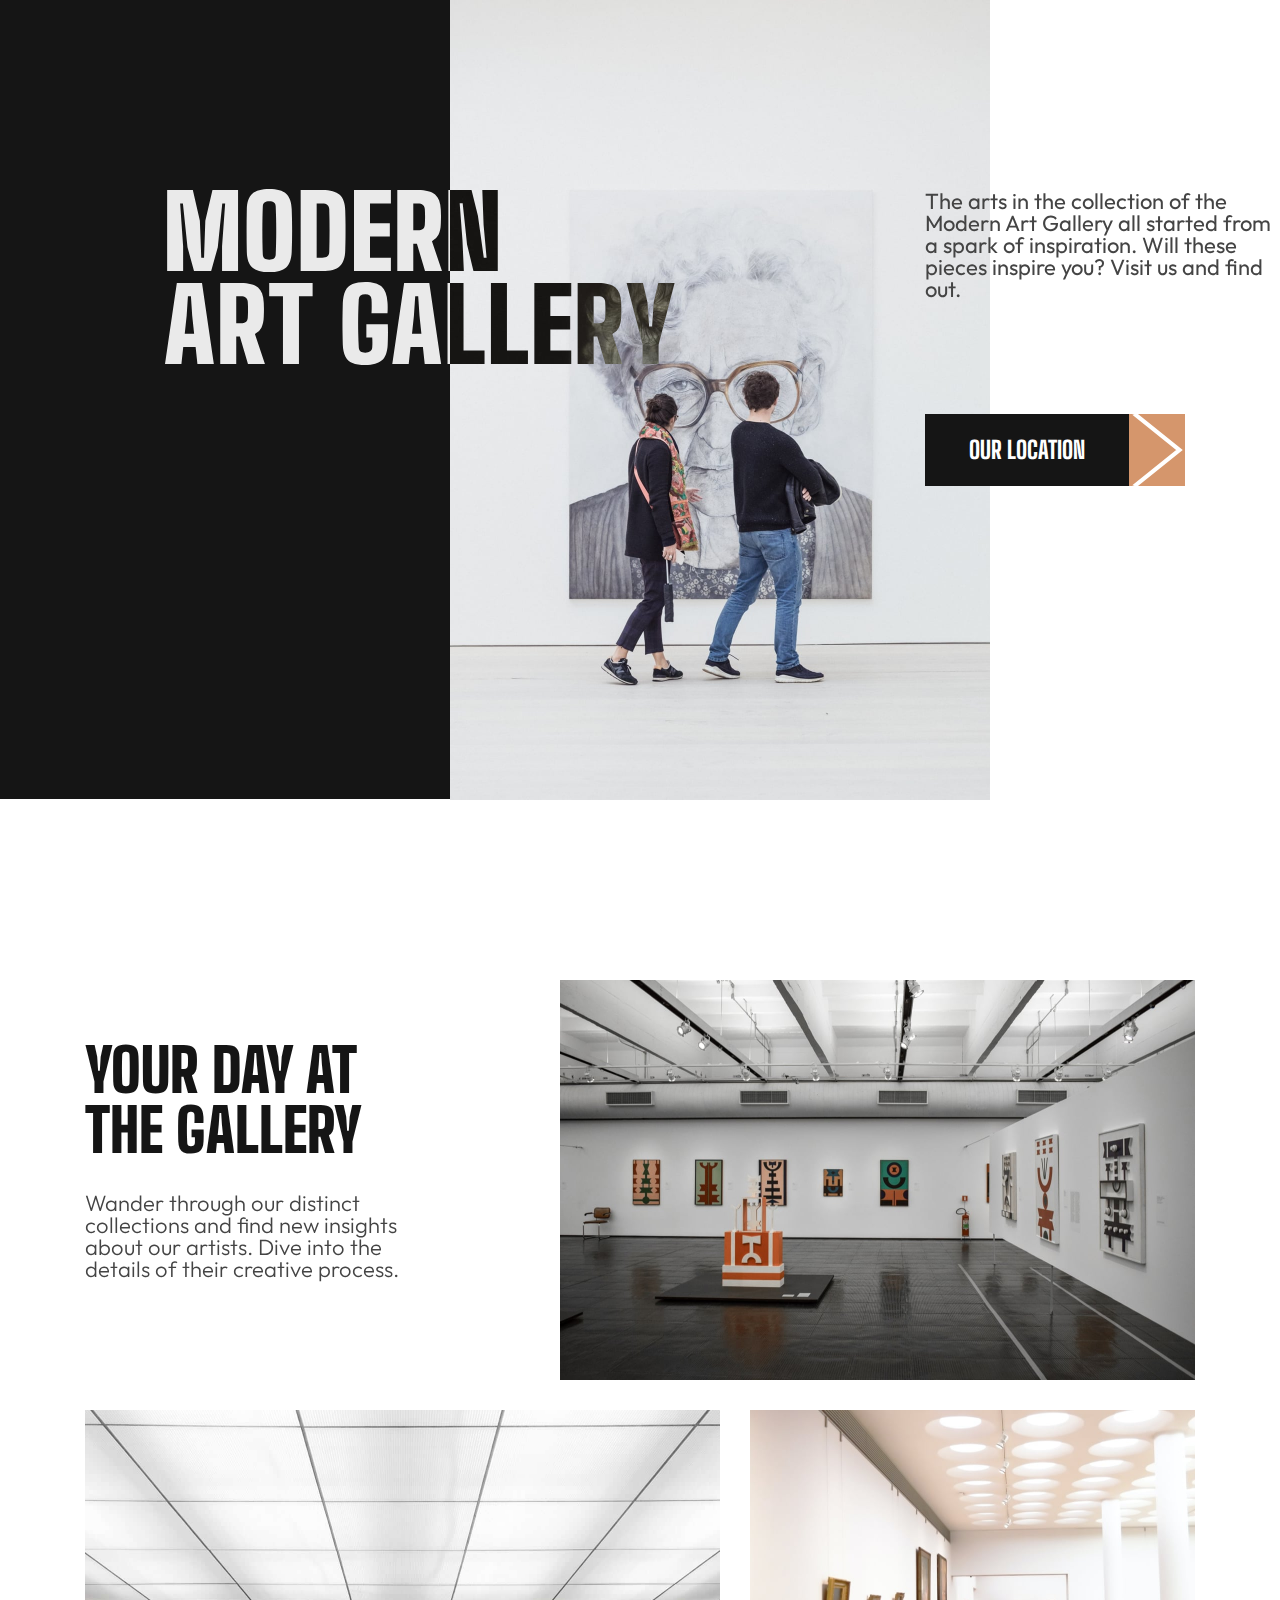
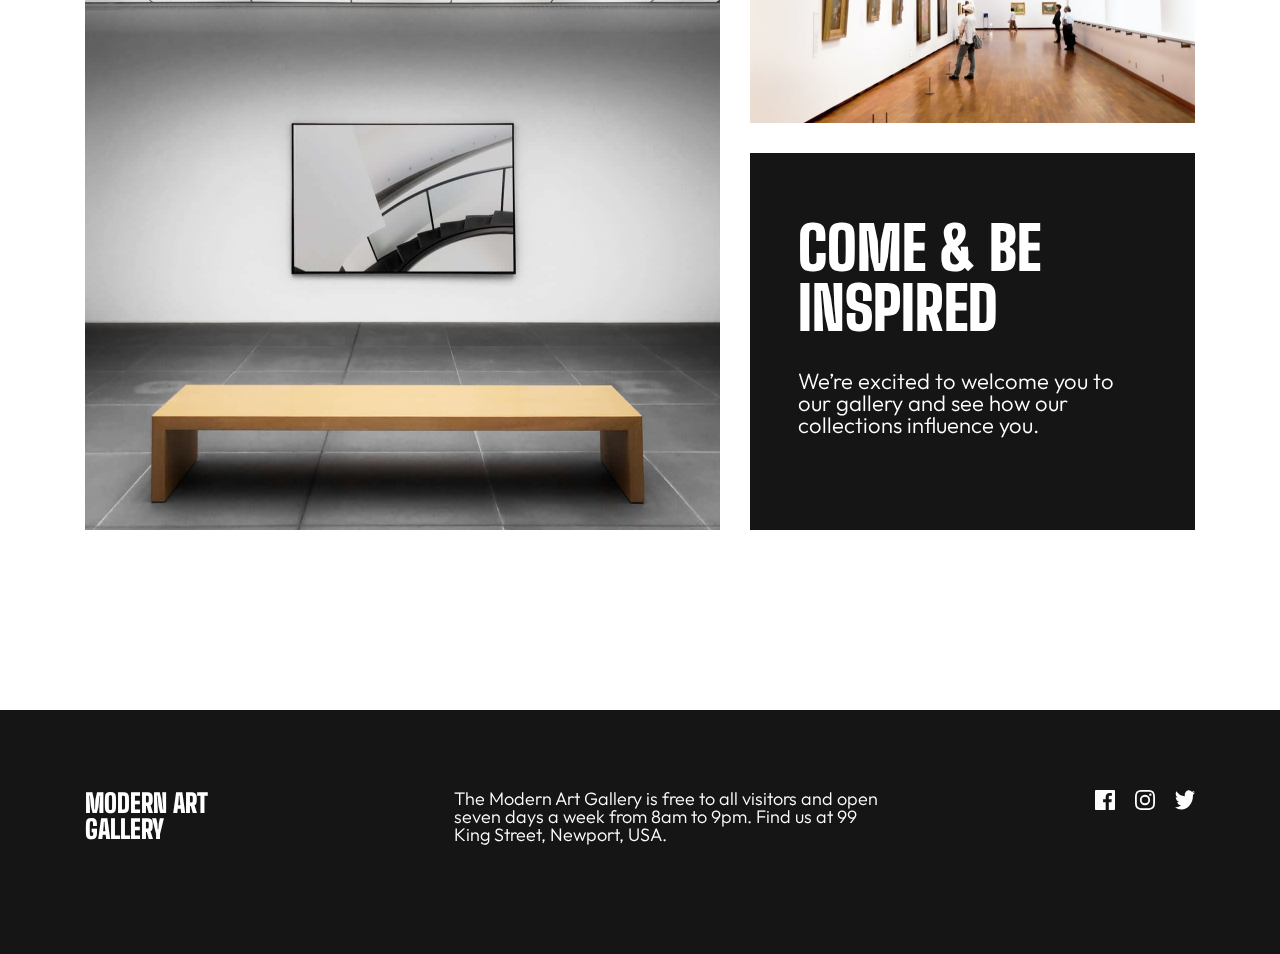
<file: index.html>
<!DOCTYPE html>
<html lang="en">
<head>
  <meta charset="UTF-8">
  <meta name="viewport" content="width=device-width, initial-scale=1.0">

  <link rel="icon" type="image/png" sizes="32x32" href="assets/favicon-32x32.png">
  <link rel="preconnect" href="https://fonts.googleapis.com">
<link rel="preconnect" href="https://fonts.gstatic.com" crossorigin>
<link href="https://fonts.googleapis.com/css2?family=Big+Shoulders+Display:wght@900&family=Outfit:wght@300;800&display=swap" rel="stylesheet">
  
  <link rel="stylesheet" href="css/reset.css">
  <link rel="stylesheet" href="css/style.css">
  <link rel="stylesheet" href="css/media.css">
  
  <title>Art gallery website</title>
</head>
<body>
  <header class="header-section">
   <div class="high-block">
   <div class="block1"></div>
   <img src="assets/desktop/image4.jpg" alt="photo1" class="photo1">
   <img src="assets/mobile/image4.jpg" alt="photoo" class="photo-mobile">
  </div>
   <p class = "header-section-text">The arts in the collection of the Modern Art Gallery all started from a spark of inspiration. Will these pieces inspire you? Visit us and find out.</p>
   <div class="link-full-block">
   <div class="link-block"><a href="location.html"><p class="location-text">OUR LOCATION</p></a></div>
   <img src="assets/icon-arrow-right.svg" alt="arrowright" class="arrow-right">
  </div>
  <img src = "assets/logo-light.svg" alt="logo" class="logo">
  <img src = "assets/logo-dark.svg" alt="logo"  class="logo-dark">
  </header>

  <section class="first-section">
    <img src="assets/mobile/image1.jpg" alt="photo" class="photo2-mobile">
    <div class="first-section-info">
      <h2 class="first-section-header">YOUR DAY AT THE GALLERY</h2>
      <p  class="first-section-text">Wander through our distinct collections and find new insights about our artists. Dive into the details of their creative process.</p>
    </div>
    <img src="assets/desktop/image1.jpg" alt="photo" class="photo2">
  </section>

  <section class="second-section">
    <img src="assets/desktop/image2.jpg" alt="photo3" class="photo3">
    <div class="second-section-box">
      <img src="assets/desktop/image3.jpg" alt="photo" class="photo4">
      <div class="second-section-block">
        <div class="black-block-text">
          <h2 class="black-block-header">COME & BE INSPIRED</h2>
          <p class="black-block-paragraph">We’re excited to welcome you to our gallery and see how our collections influence you.</p>
        </div>
      </div>
    </div>

  </section>

  <footer class="footer">
    <div class="footer-box">
    <p class="footer-left-text">MODERN ART GALLERY</p>
    <p class="footer-paragraph">The Modern Art Gallery is free to all visitors and open seven days a week from 8am to 9pm. Find us at 99 King Street, Newport, USA.</p>
    <div class="socmedia">
      <img src = "assets/icon-facebook.svg" alt="fb" class="fb">
      <img src="assets/icon-instagram.svg"  alt="insta" class="insta">
      <img src="assets/icon-twitter.svg"    alt="twit"  class="twit">
    </div>
  </div>
  </footer>


</body>
</html>
</file>
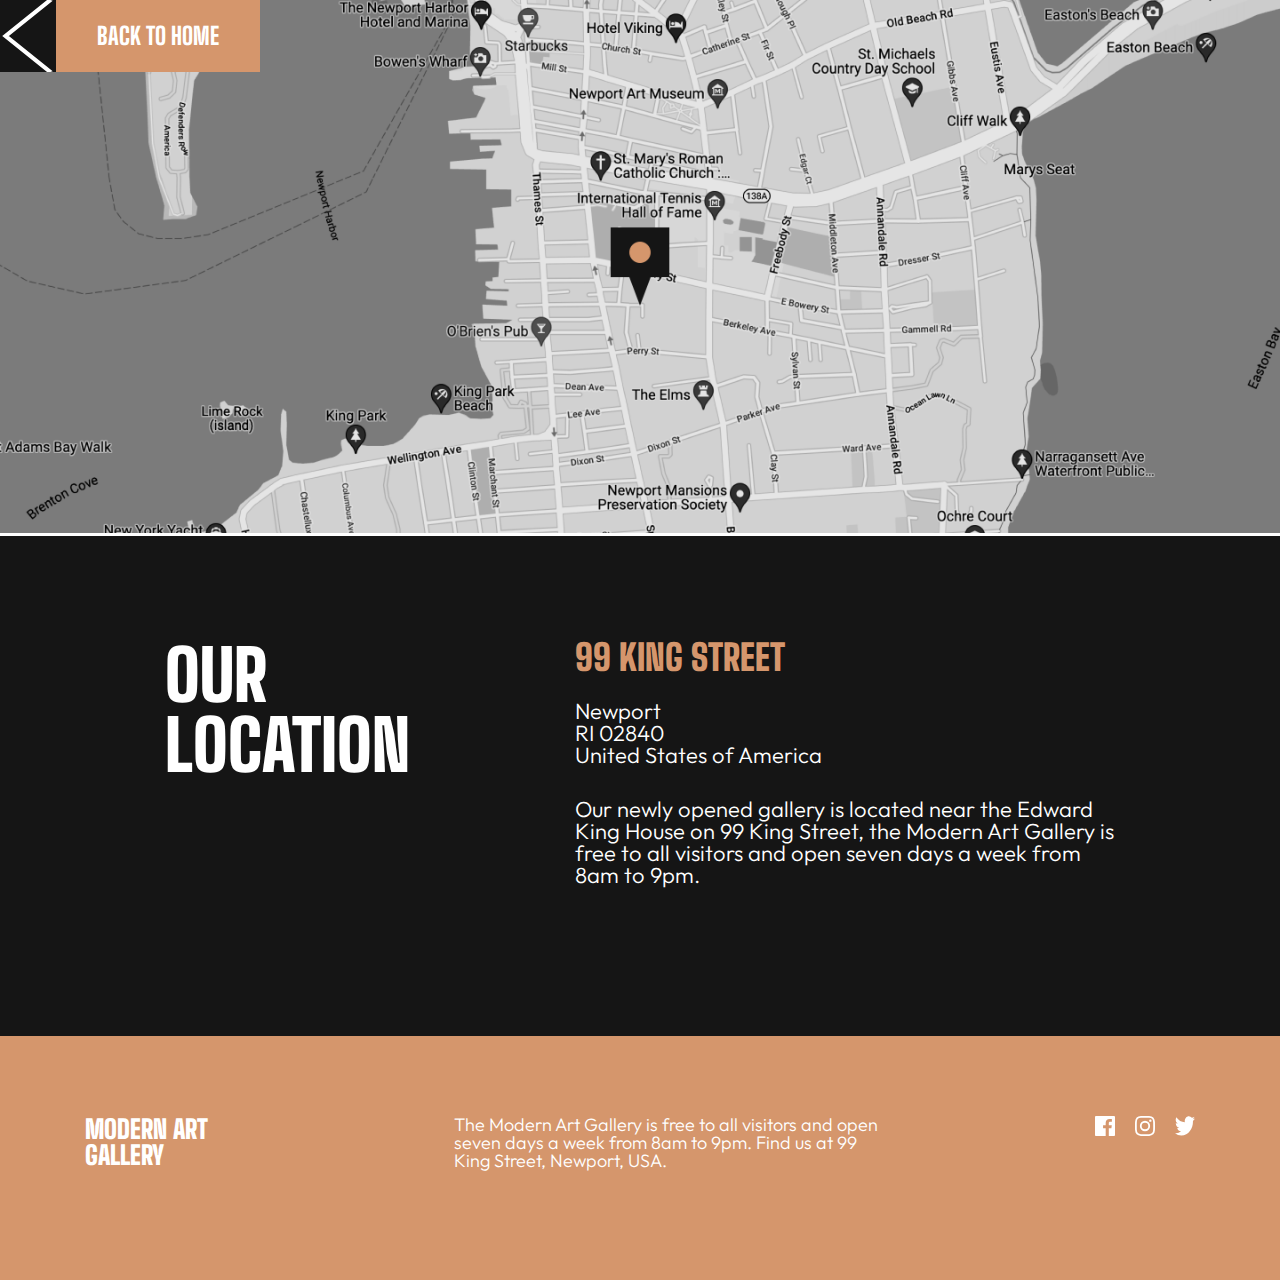
<file: location.html>
<!DOCTYPE html>
<html lang="en">
<head>
  <meta charset="UTF-8">
  <meta name="viewport" content="width=device-width, initial-scale=1.0">

  <link rel="icon" type="image/png" sizes="32x32" href="./assets/favicon-32x32.png">

  <link rel="preconnect" href="https://fonts.googleapis.com">
<link rel="preconnect" href="https://fonts.gstatic.com" crossorigin>
<link href="https://fonts.googleapis.com/css2?family=Big+Shoulders+Display:wght@900&family=Outfit:wght@300;800&display=swap" rel="stylesheet">
  
  <link rel="stylesheet" href="css/reset.css">
  <link rel="stylesheet" href="css/style.css">
  <link rel="stylesheet" href="css/media-location.css">
  
  <title>Contact</title>
</head>
<body>
  <div >
  <img src ="assets/desktop/image5.png" alt="location" class="location-photo">
  <img src = "assets/mobile/image5.png" alt="location" class="location-mobile">
  
  <div class="link-full-block back">
    <img src="assets/icon-arrow-left.svg" alt="arrowright" class="arrow-right">
    <div class="link-block"><a href="index.html"><p class="location-text">BACK TO HOME</p></a></div>
   </div>
</div>
   <section class="middle-block">
     <h2 class="header-location">OUR LOCATION</h2>
     <div class="location-long">
      <h3 class="location-long-header">99 KING STREET</h3>
      <p  class="location-long-text1">Newport</p>
        <p class="location-long-text1">RI 02840</p>
        <p class="location-long-text1">United States of America</p>
      <p class="location-long-text2">Our newly opened gallery is located near the Edward King House on 99 King Street, 
        the Modern Art Gallery is free to all visitors and open seven days a week from 8am to 9pm.</p>  
      </div>
   </div>
  </section>

   <footer class="footer active">
    <div class="footer-box">
    <p class="footer-left-text">MODERN ART GALLERY</p>
    <p class="footer-paragraph">The Modern Art Gallery is free to all visitors and open seven days a week from 8am to 9pm. Find us at 99 King Street, Newport, USA.</p>
    <div class="socmedia">
      <img src = "assets/icon-facebook.svg" alt="fb" class="fb">
      <img src="assets/icon-instagram.svg"  alt="insta" class="insta">
      <img src="assets/icon-twitter.svg"    alt="twit"  class="twit">
    </div>
  </div>
  </footer>
</body>
</html>
</file>
<file: css/style.css>
/* style for index page */
.header-section {
    position:relative;
}

.high-block {
    max-width: 990px;
    width:100%;
    display:flex;
    justify-content: space-between;
}

.photo-mobile {
    display:none;
}

.photo2-mobile {
    display:none;
}

.logo-dark {
    position:absolute;
    top:145px;
    left: 389px;
    width:339px;
    height:130px;
    display:none;
}

.logo {
    position: absolute;
    top: 189px;
    left:165px;
    width:514px;
    height:176px;
    /* amas sheudzlia feri shecvalos. am shemtxvevashi tetri ferit dawerili teksti rom gadacda
    shav box-s gadacdenili nawili shavad chaanacvla, saintereso ramea. */
    mix-blend-mode: difference;
}

.block1 {
    width:450px;
    height:799px;
    background-color:#151515;
}

.photo1 {
    width:540px;
    height:800px;
}

.header-section-text {
    position:absolute;
    font-size:22px;
    font-family: 'Outfit', sans-serif;
    width:350px;
    top:190px;
    left:925px;
    color:#444444;
}

.link-block {
    display:flex;
    width:204px;
    height:72px;
    background-color:#151515;
    justify-content: center;
    align-items: center;
    transition: all 0.4s ease-out;
}
.arrow-right {
    background-color: #D5966C;
    width:56px;
    height:72px;
    transition: all 0.5s ease-in-out;
}

.link-full-block {
    position:absolute;
    max-width:260px;
    width:100%;
    display:flex;
    justify-content: space-between;
    top:414px;
    left:925px;
}

.location-text {
    font-size:24px;
    font-family: 'Big Shoulders Display', cursive;
    font-weight: 800;
    color:#FFFFFF;
}

.first-section {
    margin: 0 auto;
    margin-top: 180px;
    max-width: 1110px;
    width:100%;
    display:flex;
    justify-content: space-between;
    align-items: center;
}
.first-section-info {
    display:flex;
    flex-direction: column; 
}
.first-section-header {
    color:#151515;
    font-size:60px;
    font-family: 'Big Shoulders Display', cursive;
    font-weight: 900;
    width:350px;
    height:120px;
}

.first-section-text {
    margin-top: 32px;
    color:#444444;
    font-size:22px;
    font-family: 'Outfit', sans-serif;
    font-weight:300;
    width:350px;
    height:128px;
}

.photo2 {
    width:635px;
    height:400px;
    
}

.second-section {
    margin: 0 auto;
    max-width:1110px;
    width:100%;
    margin-top:30px;
    display:flex;
    justify-content:space-between;
}

.photo3 {
    width:635px;
    height:720px;
}

.second-section-box {
    display:flex;
    flex-direction: column;
}
.photo4 {
    width:445px;
    height:313px;
}

.second-section-block {
    width:445px;
    height:377px;
    background-color: #151515;
    margin-top: 30px;
    display:flex;
    justify-content: center;
    align-items: center;
}

.black-block-text {
    display:flex;
    flex-direction: column;
}
.black-block-header {
    font-size: 60px;
    font-family: 'Big Shoulders Display', cursive;
    font-weight: 900;
    color:#FFFFFF;
    width:350px;
    height:120px;
}

.black-block-paragraph {
    color:#FFFFFF;
    font-size:22px;
    font-family: 'Outfit', sans-serif;
    font-weight:300;
    width:350px;
    height:96px;
    margin-top:32px;
}

.footer {
    margin-top: 180px;
    height:244px;
    background-color:#151515;
    display:flex;
    justify-content: center;
    align-items: center;
}

.footer-box {
    max-width: 1110px;
    width:100%;
    display:flex;
    justify-content: space-between;
}
.socmedia {
    width:100px;
    display:flex;
    justify-content: space-between;
}

.footer-left-text {
    color:#FFFFFF;
    width:158px;
    height:58px;
    font-size:26px;
    font-family: 'Big Shoulders Display', cursive;
    font-weight: 900;
}

.footer-paragraph {
    color:#FFFFFF;
    font-size:18px;
    font-family: 'Outfit', sans-serif;
    font-weight: 300;
    width:430px;
    height:84px;
}

.fb,.insta,.twit {
    width:20px;
    height:20px;
}

/* style for location page */

.location-photo {
    width:100%;
    position:relative;
}

.location-mobile {
    display:none;
    width:375px;
    height:574px;
}

.back {
    top: 0px;
    left: 0px;
} 

.middle-block {
    margin-top:0;
    height:500px;
    background-color:#151515;
    position:relative;
}

.header-location {
    position:absolute;
    font-size: 70px;
    font-family: 'Big Shoulders Display', cursive;
    font-weight: 900;
    color: white;
    width:350px;
    height:140px;
    top: 104px;
    left:165px;
}

.location-long {
    position:absolute;
    top: 104px;
    right: 165px;
}
.location-long-header {
    font-family: 'Big Shoulders Display', cursive;
    font-weight: 900;
    font-size:36px;
    color:#D5966C;
    margin-bottom:24px;
}

.location-long-text1 {
    font-family: 'Outfit', sans-serif;
    font-weight: 300;
    font-size:22px;
    color:#FFFFFF;
}

.location-long-text2 {
    font-family: 'Outfit', sans-serif;
    font-weight: 300;
    font-size:22px;
    color:#FFFFFF;
    max-width: 540px;
    width:100%;
    height: 128px;
    margin-top:32px;
}

.active {
    background-color:#D5966C;
    margin-top:0;
}




/* hover effects */

.link-full-block:hover > .link-block {
    background-color: #D5966C;
}

.link-full-block:hover > .arrow-right {
    background-color:#151515;
}
</file>
<file: css/media.css>
@media (max-width:768px) {
    .block1 {
        display:none;
    }
    .photo1 {
        width:437px;
        height:700px;
    }

    .logo-dark {
        display:block;
    }

    .logo {
        display:none;
    }

    .header-section-text {
        position:absolute;
        top:323px;
        left:389px;
        width:339px;
        height:112px;
        font-size:18px;
    }

    .link-full-block {
           position:absolute;
           top:483px;
           left: 421px;
    }

    .photo2 {
        width:398px;
        height:400px;
    }

    .first-section-text {
        margin-top:24px;
        font-size:18px;
        width:223px;
        height: 140px;
    }

    .first-section-header {
        font-size:50px;
        width:223px;
        height: 135px;
    }

    .photo3 {
        width:398px;
        height:720px;
    }

    .photo4 {
        width: 280px;
        height: 313px;
    }

    .second-section-block {
        width:280px;
        height:396px;
    }

    .black-block-header {
        font-size:50px;
        width: 223px;
        height: 90px;
    }

    .black-block-paragraph {
        font-size:22px;
        width:223px;
        height:112px;
    }

    .footer-left-text {
         width:110px;
         height:40px;
    }
    .footer-paragraph {
          width:281px;
          height:104px;
    }

    .socmedia {
        width:80px;
    }

    .footer-box {
        width:600px;
    }

}


@media (max-width:375px) {
    .photo1 {
       display:none;
    }

    .logo-dark {
        position:absolute;
        width:343px;
        height:110px;
        top:272px;
        left:16px;
    }

    .header-section-text {
        position:absolute;
        font-size:18px;
        width:343px;
        top:414px;
        left:16px;
    }

    .link-full-block {
        position:absolute;
        top: 558px;
        left:16px;
    }

    .photo-mobile {
        display:block;
        width:357px;
        height:228px;
    }

    .first-section {
        margin-top: 510px;
        flex-direction: column;
    }

    .second-section {
        flex-direction: column;
    }

    .photo1 {
        display:none;
    }

    .photo2-mobile {
        display:block;
        width: 343px;
        height:320px;
    }

    .first-section-header {
        margin-top:25px;
        margin-left:16px;   
        font-size:50px;
    }

    .first-section-text {
        font-size:18px;
        margin-top:21px;
        margin-left:16px;
    }

    .footer-box {
        flex-direction: column;
    }

    .footer-left-text {
        width:110px;
        height:50px;
    }

    .footer-paragraph {
        margin-top:40px;
        font-size:16px;
        width:311px;
        height:104px;
    }

    .socmedia {
        width:70px;
    }

   
}
</file>
<file: css/media-location.css>
@media (max-width:768px ) {
    .link-full-block {
        position:absolute;
        left:156px;
        top:0;
        width:208px;
        height:72px;
    }

    .header-location {
        position:absolute;
        width:223px;
        height:100px;
        top: 88px;
        left:39px;
    }

    .location-long-header {
        font-size:32px;
    }

    .location-long-text1 {
        font-size:18px;
        width:388px;
    }

    .location-long-text2 {
        font-size:18px;
        width:388px;
    }

    .location-long {
        top:88px;
        right:40px;
    }

    .footer-left-text {
        width:110px;
        height:40px;
   }
   .footer-paragraph {
         width:281px;
         height:104px;
   }

   .socmedia {
       width:80px;
   }

   .footer-box {
       width:600px;
   }
}

@media (max-width:375px) {
    .link-full-block {
        top:0;
        left:0;
    }

    .location-photo {
        display:none;
    }

    .location-mobile {
        display:block;
    }

    .header-location {
        top: 48px;
        left:16px;
        font-size:50px;
    }

    .location-long {
           top:200px;
           left:16px;
    }
     
    .middle-block {
        width:375px;
    }
    .location-long-text1 {
        font-size:18px;
    }

    .location-long-text2 {
         font-size:18px;
         width:343px;
    }

    .footer-box {
        flex-direction: column;
    }

    .footer-left-text {
        width:110px;
        height:50px;
    }

    .footer-paragraph {
        margin-top:40px;
        font-size:16px;
        width:311px;
        height:104px;
    }

    .socmedia {
        width:70px;
    }
}
</file>
